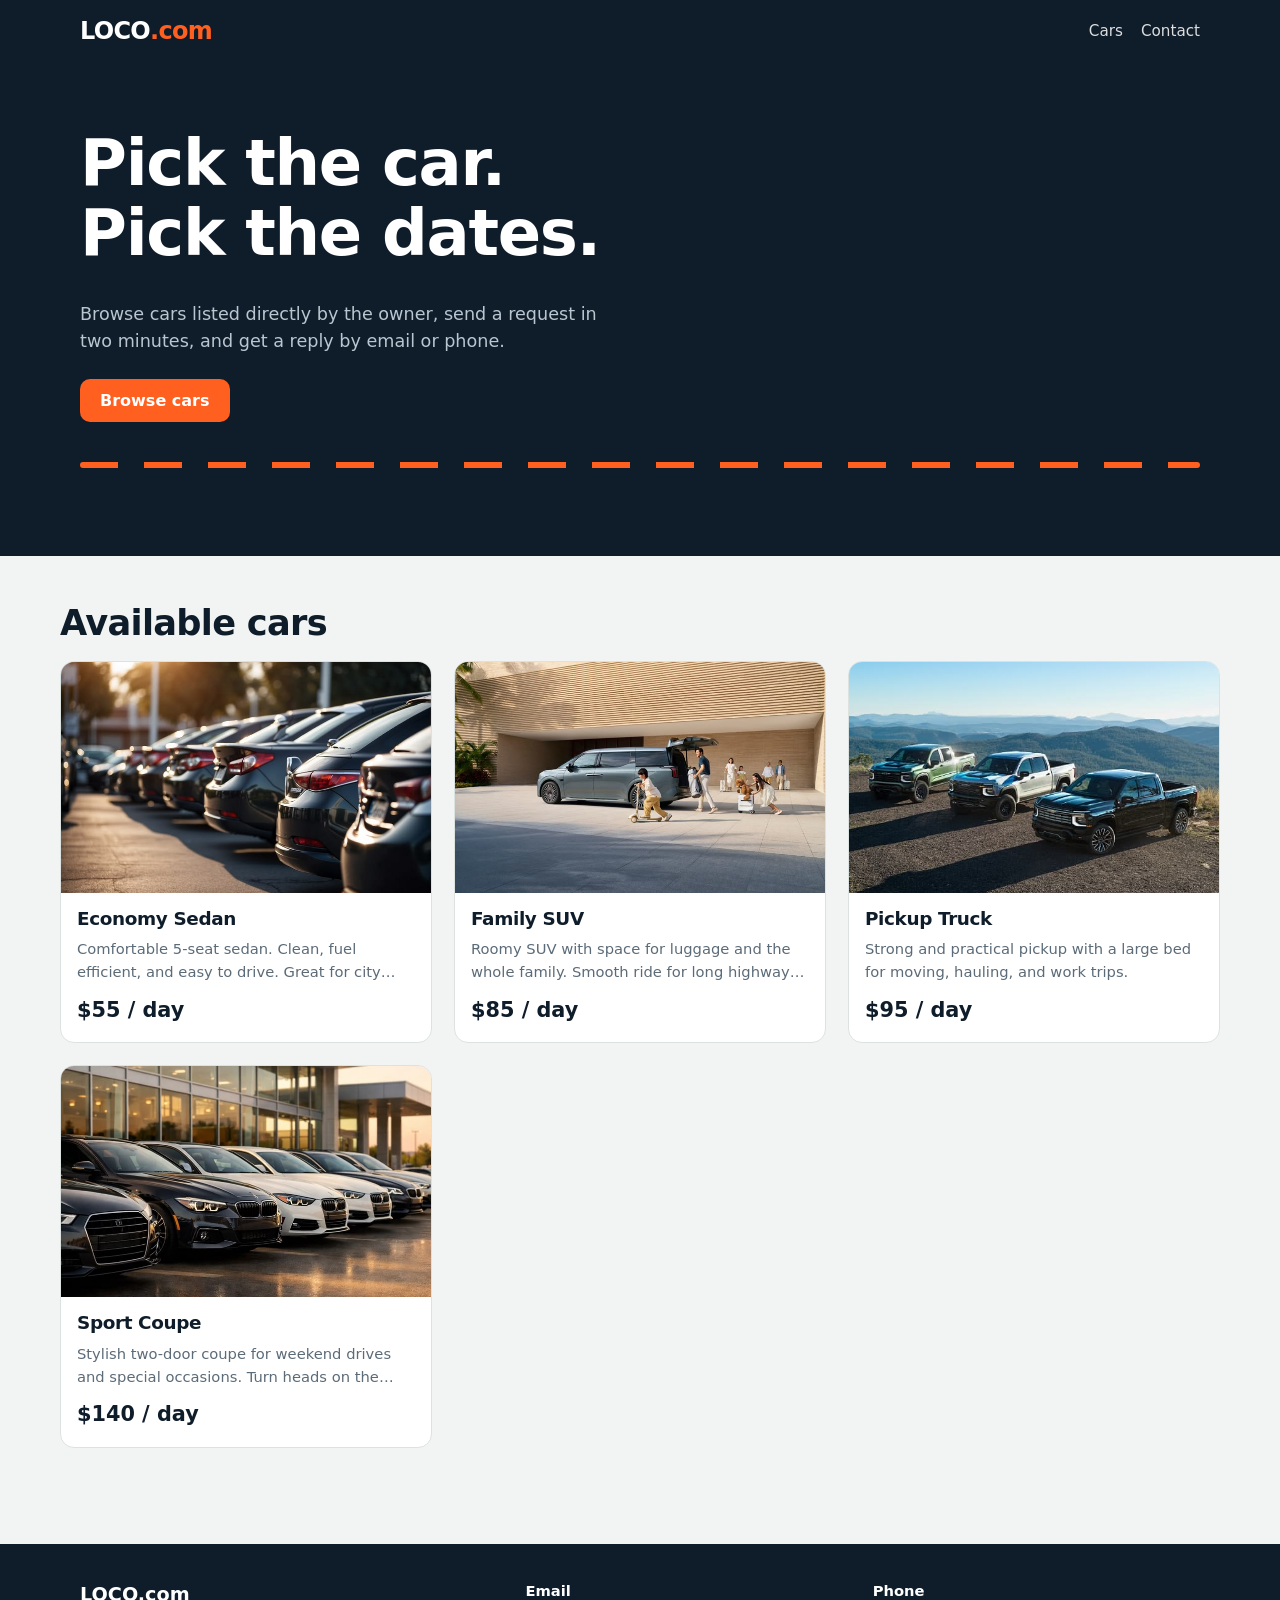
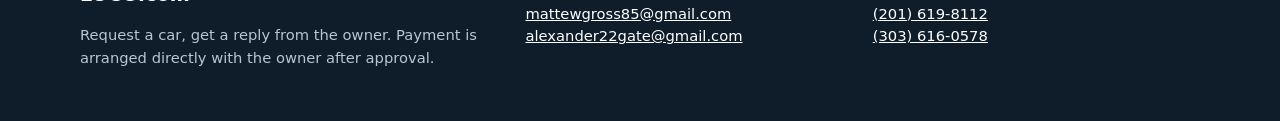
<file: index.html>
<!doctype html><html lang="en"><head><meta charset="utf-8"><meta name="viewport" content="width=device-width,initial-scale=1"><link rel="stylesheet" href="style.css"><title>LOCO.com | Rent a car from the owner</title><meta name="description" content="Browse cars, pick your dates, and send a rental request to LOCO.com."></head><body>
<header class="site-h" id="site-header"></header>
<main>
<section class="hero"><div class="wrap"><h1>Pick the car.<br>Pick the dates.</h1><p>Browse cars listed directly by the owner, send a request in two minutes, and get a reply by email or phone.</p><a class="btn" href="#cars">Browse cars</a><div class="road" aria-hidden="true"></div></div></section>
<section class="pad wrap" id="cars"><h2>Available cars</h2><div class="grid" id="car-grid"></div></section>
</main>
<footer class="site-f" id="site-footer"></footer>
<script src="cars.js"></script><script src="app.js"></script></body></html>
</file>
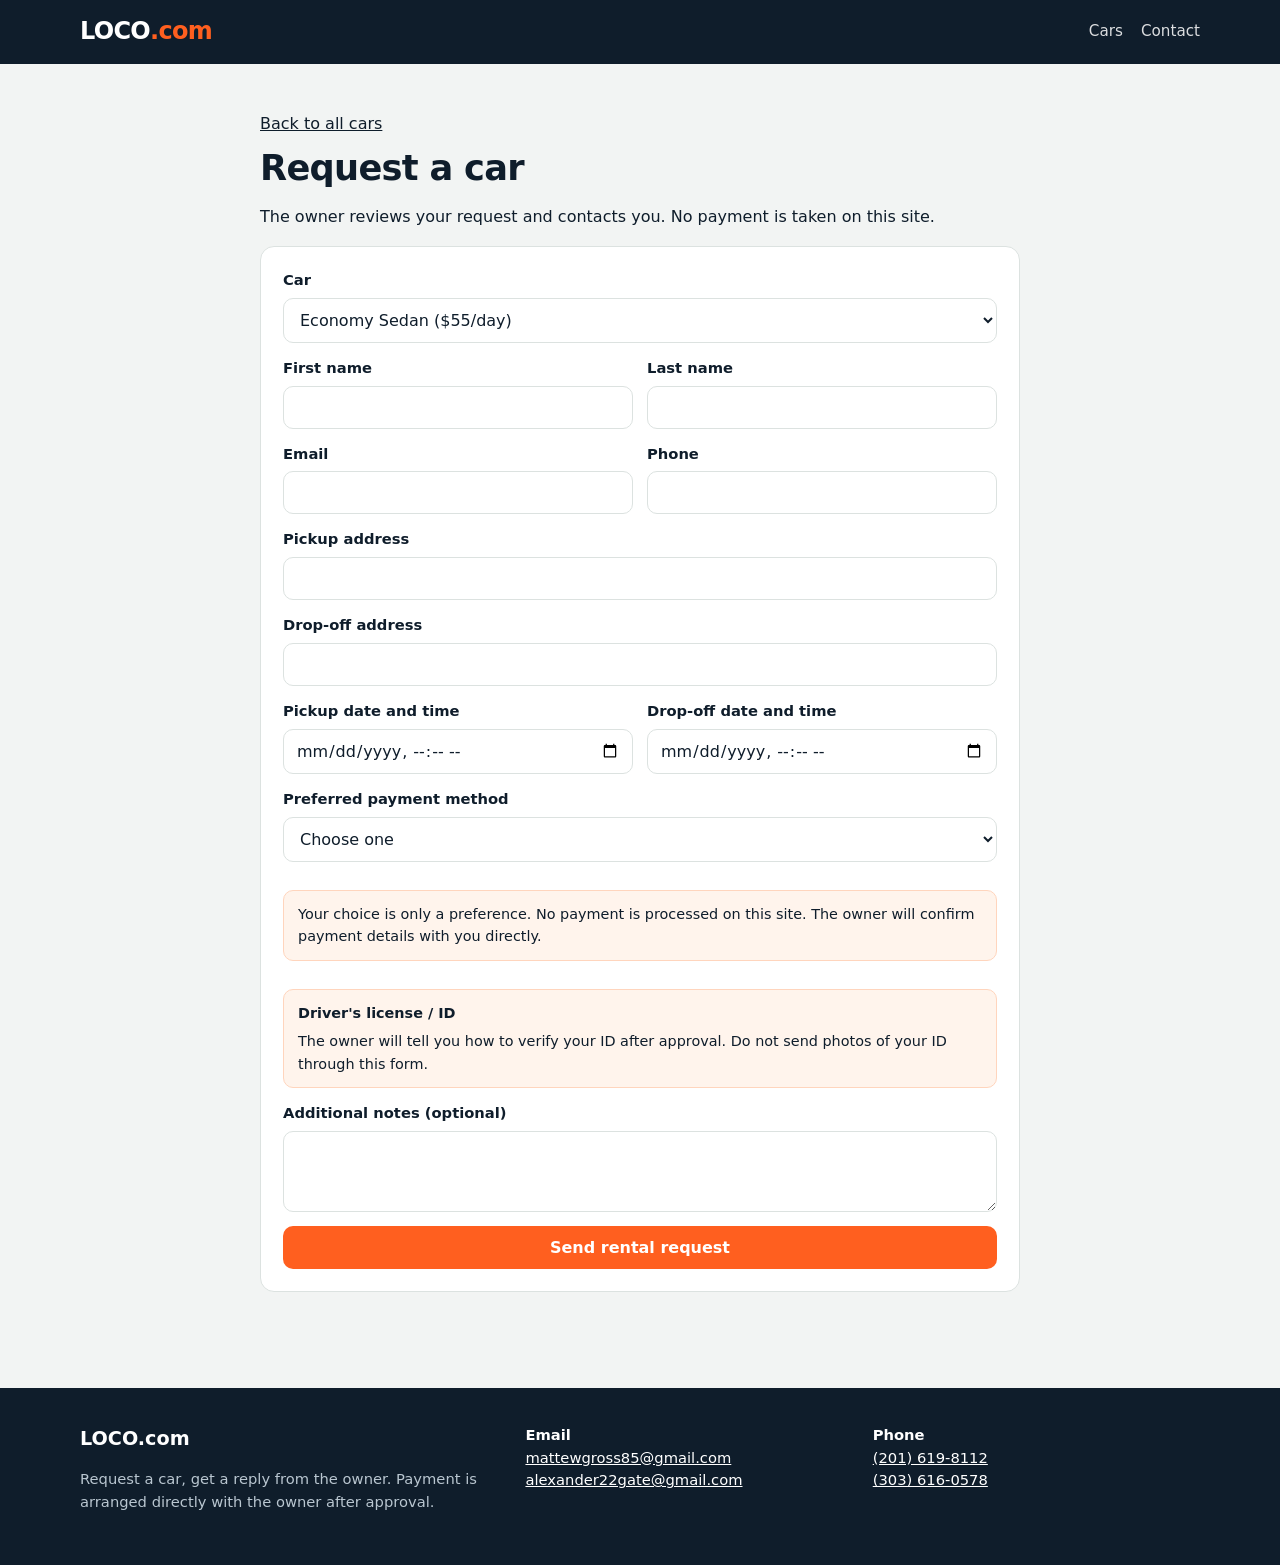
<file: booking.html>
<!doctype html><html lang="en"><head><meta charset="utf-8"><meta name="viewport" content="width=device-width,initial-scale=1"><link rel="stylesheet" href="style.css"><title>Request a car | LOCO.com</title></head><body>
<header class="site-h" id="site-header"></header>
<main><section class="pad wrap" style="max-width:760px">
<a href="index.html#cars">Back to all cars</a>
<h1 style="font-size:2.2rem;margin-top:12px">Request a car</h1>
<p>The owner reviews your request and contacts you. No payment is taken on this site.</p>
<div class="panel">
<form class="form" id="booking-form" name="rental-request">
  <p hidden><label>Do not fill this out: <input name="_gotcha" tabindex="-1" autocomplete="off"></label></p>
  <div class="err" id="form-error" role="alert" style="display:none"></div>
  <label>Car<select id="car-select" name="car_id" required></select></label>
  <input type="hidden" name="car_name" id="car-name">
  <div class="row"><label>First name<input name="first_name" required maxlength="60" autocomplete="given-name"></label><label>Last name<input name="last_name" required maxlength="60" autocomplete="family-name"></label></div>
  <div class="row"><label>Email<input name="email" type="email" required maxlength="120" autocomplete="email"></label><label>Phone<input name="phone" type="tel" required maxlength="30" autocomplete="tel"></label></div>
  <label>Pickup address<input name="pickup_address" required maxlength="200"></label>
  <label>Drop-off address<input name="dropoff_address" required maxlength="200"></label>
  <div class="row"><label>Pickup date and time<input name="pickup_time" type="datetime-local" required></label><label>Drop-off date and time<input name="dropoff_time" type="datetime-local" required></label></div>
  <label>Preferred payment method<select name="payment_method" required><option value="" disabled selected>Choose one</option><option>PayPal</option><option>Cash App</option><option>Zelle</option><option>Chime</option></select></label>
  <p class="note">Your choice is only a preference. No payment is processed on this site. The owner will confirm payment details with you directly.</p>
  <div class="note"><strong>Driver's license / ID</strong><p style="margin:6px 0 0">The owner will tell you how to verify your ID after approval. Do not send photos of your ID through this form.</p></div>
  <label>Additional notes (optional)<textarea name="notes" rows="3" maxlength="1000"></textarea></label>
  <button class="btn" type="submit" id="send-btn">Send rental request</button>
</form></div>
</section></main>
<footer class="site-f" id="site-footer"></footer>
<script src="cars.js"></script><script src="app.js"></script></body></html>
</file>
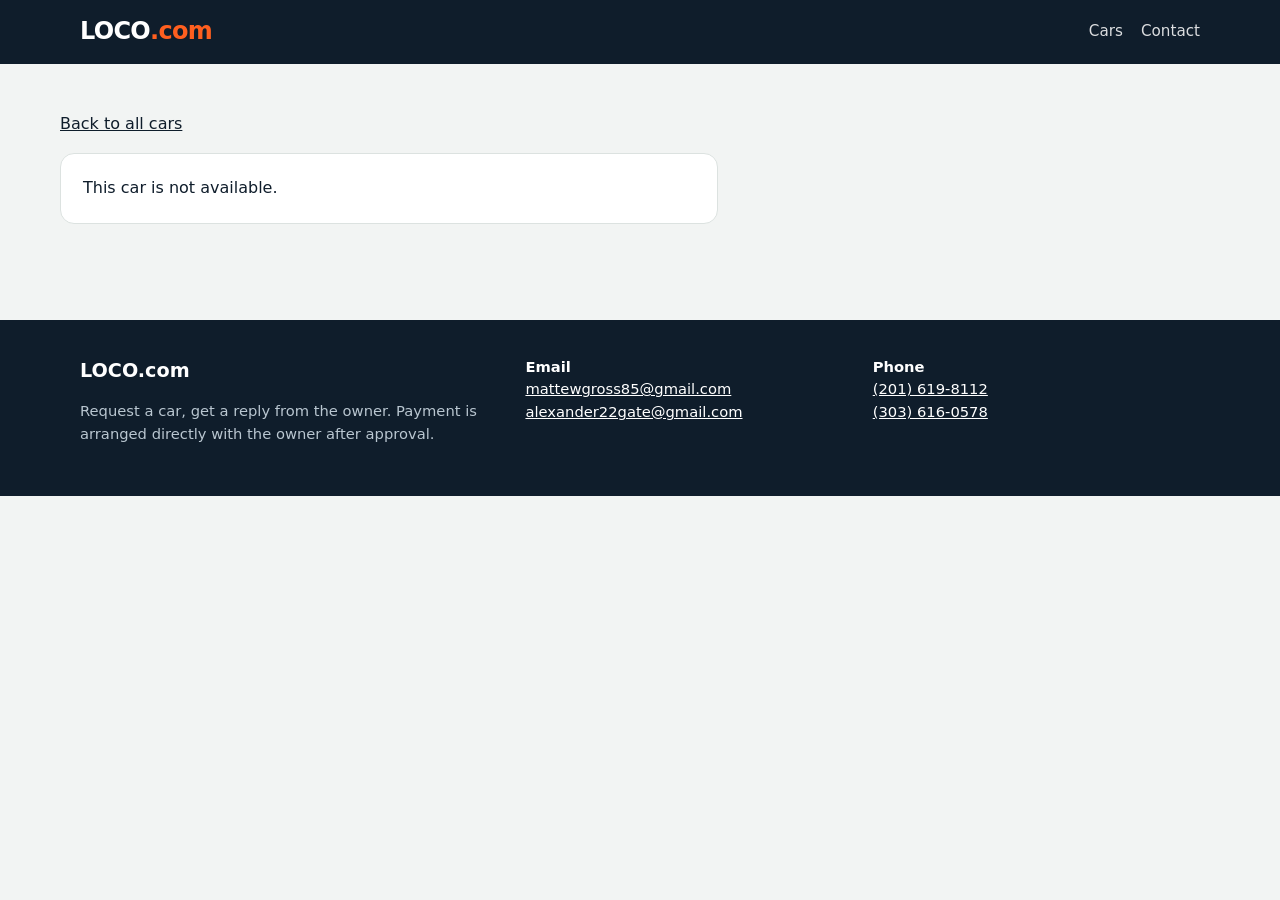
<file: car.html>
<!doctype html><html lang="en"><head><meta charset="utf-8"><meta name="viewport" content="width=device-width,initial-scale=1"><link rel="stylesheet" href="style.css"><title>Car | LOCO.com</title></head><body>
<header class="site-h" id="site-header"></header>
<main><section class="pad wrap"><a href="index.html#cars">Back to all cars</a><div class="detail" id="car-detail" style="margin-top:16px"></div></section></main>
<footer class="site-f" id="site-footer"></footer>
<script src="cars.js"></script><script src="app.js"></script></body></html>
</file>
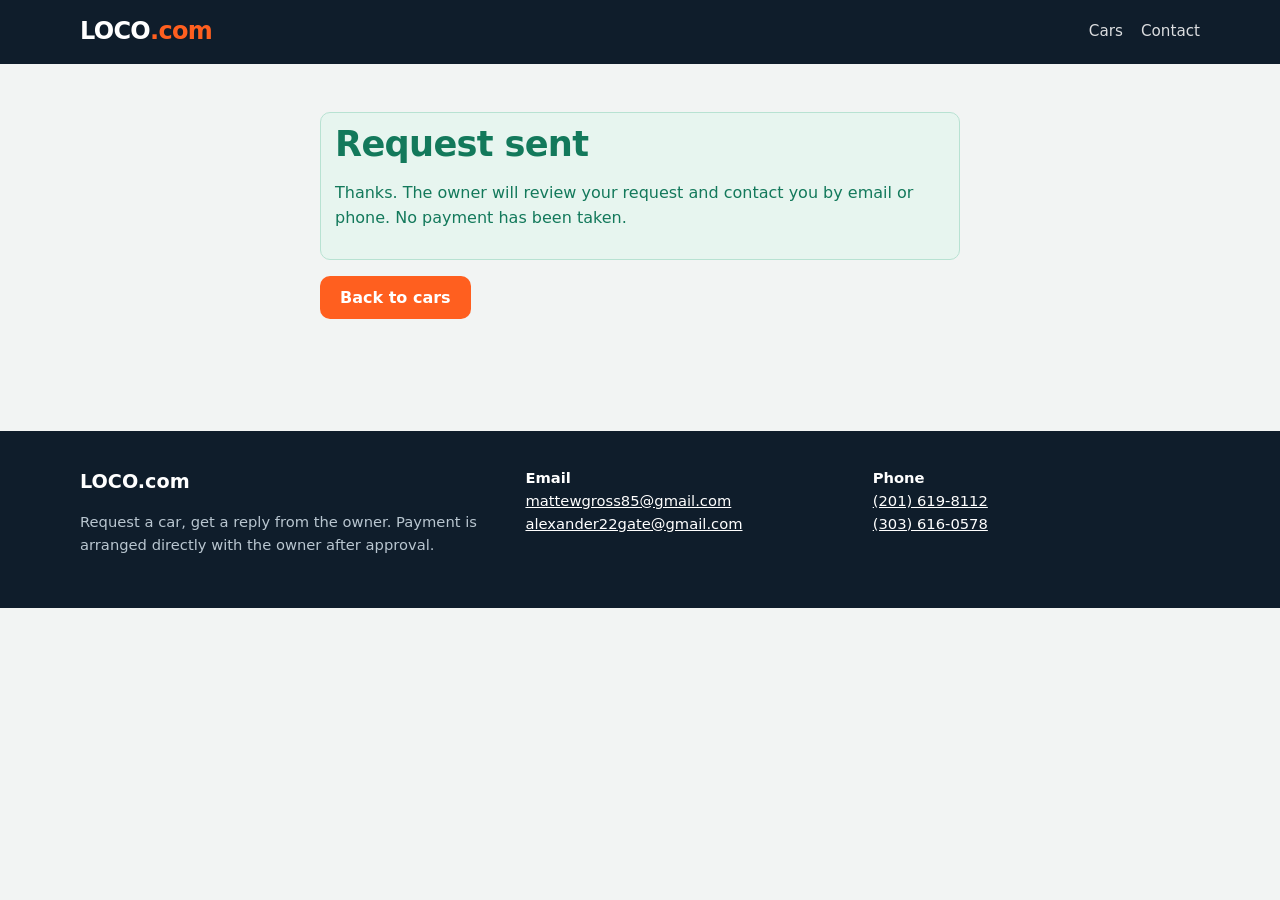
<file: thanks.html>
<!doctype html><html lang="en"><head><meta charset="utf-8"><meta name="viewport" content="width=device-width,initial-scale=1"><link rel="stylesheet" href="style.css"><title>Request sent | LOCO.com</title></head><body>
<header class="site-h" id="site-header"></header>
<main><section class="pad wrap" style="max-width:640px"><div class="okbox"><h2>Request sent</h2><p>Thanks. The owner will review your request and contact you by email or phone. No payment has been taken.</p></div><p><a class="btn" href="index.html">Back to cars</a></p></section></main>
<footer class="site-f" id="site-footer"></footer>
<script src="cars.js"></script><script src="app.js"></script></body></html>
</file>
<file: style.css>
:root{--bg:#F2F4F3;--ink:#0F1D2B;--mute:#5B6B78;--line:#DCE2E0;--card:#fff;--signal:#FF5F1F;--signal-d:#D94A10;--deep:#0F1D2B;--ok:#13795B;--warn:#B7791F;--bad:#C0392B;--r:14px}
*{box-sizing:border-box}html{-webkit-text-size-adjust:100%}
body{margin:0;background:var(--bg);color:var(--ink);font-family:system-ui,-apple-system,'Segoe UI',Roboto,sans-serif;line-height:1.55}
h1,h2,h3{font-family:'Arial Black',system-ui,-apple-system,'Segoe UI',sans-serif;line-height:1.1;margin:0 0 .5em;letter-spacing:-.02em}
h1{font-size:clamp(2.2rem,6vw,4rem)}h2{font-size:clamp(1.5rem,3.5vw,2.2rem)}h3{font-size:1.15rem}
a{color:inherit}img{max-width:100%;display:block}
.wrap{max-width:1160px;margin:0 auto;padding:0 20px}
.site-h{background:var(--deep);color:#fff;position:sticky;top:0;z-index:20}
.site-h .wrap{display:flex;align-items:center;justify-content:space-between;height:64px}
.logo{font-family:'Arial Black',system-ui,sans-serif;font-weight:900;font-size:1.5rem;text-decoration:none;letter-spacing:-.03em}
.logo b{color:var(--signal)}
nav{display:flex;gap:18px;align-items:center;font-size:.95rem}nav a{text-decoration:none;opacity:.85}nav a:hover{opacity:1}
.btn{display:inline-block;border:0;background:var(--signal);color:#fff;padding:12px 20px;border-radius:10px;font:600 1rem system-ui,sans-serif,sans-serif;cursor:pointer;text-decoration:none;text-align:center}
.btn:hover{background:var(--signal-d)}.btn:focus-visible,input:focus-visible,select:focus-visible,textarea:focus-visible,a:focus-visible{outline:3px solid #7FB8FF;outline-offset:2px}
.btn.alt{background:transparent;color:var(--ink);border:1.5px solid var(--ink)}.btn.alt:hover{background:var(--ink);color:#fff}
.btn.bad{background:var(--bad)}.btn.ok{background:var(--ok)}.btn.sm{padding:8px 14px;font-size:.88rem}
.hero{background:var(--deep);color:#fff;padding:64px 0 88px}
.hero p{max-width:540px;color:#B9C6D0;font-size:1.1rem;margin:0 0 24px}
.hero .road{height:6px;margin-top:40px;border-radius:3px;background:repeating-linear-gradient(90deg,var(--signal) 0 38px,transparent 38px 64px)}
.grid{display:grid;grid-template-columns:repeat(auto-fill,minmax(290px,1fr));gap:22px}
.card{background:var(--card);border:1px solid var(--line);border-radius:var(--r);overflow:hidden;text-decoration:none;display:block}
.card .ph{aspect-ratio:16/10;background:#DDE3E1;object-fit:cover;width:100%}
.card .bd{padding:16px}.card .bd p{color:var(--mute);margin:0 0 10px;font-size:.92rem;display:-webkit-box;-webkit-line-clamp:2;-webkit-box-orient:vertical;overflow:hidden}
.price{font-family:'Arial Black',system-ui,sans-serif;font-weight:900;font-size:1.3rem}.price small{font-weight:500;color:var(--mute);font-size:.85rem}
section.pad{padding:48px 0}
.detail{display:grid;gap:32px;grid-template-columns:1fr}@media(min-width:900px){.detail{grid-template-columns:1.4fr 1fr}}
.gal-main{width:100%;aspect-ratio:16/10;object-fit:cover;border-radius:var(--r);background:#DDE3E1}
.thumbs{display:flex;gap:8px;margin-top:8px;overflow-x:auto}.thumbs img{width:84px;height:60px;object-fit:cover;border-radius:8px;cursor:pointer;border:2px solid transparent;flex:none}.thumbs img.on{border-color:var(--signal)}
.panel{background:var(--card);border:1px solid var(--line);border-radius:var(--r);padding:22px}
.form{display:grid;gap:14px}.row{display:grid;gap:14px;grid-template-columns:1fr}@media(min-width:640px){.row{grid-template-columns:1fr 1fr}}
label{display:grid;gap:6px;font-weight:600;font-size:.92rem}
input,select,textarea{font:400 1rem system-ui,sans-serif,sans-serif;padding:11px 12px;border:1.5px solid var(--line);border-radius:10px;background:#fff;color:var(--ink);width:100%}
.note{background:#FFF4EC;border:1px solid #FFD5BD;border-radius:10px;padding:12px 14px;font-size:.9rem}
.err{background:#FDECEA;border:1px solid #F5C2BC;color:var(--bad);border-radius:10px;padding:12px 14px}
.okbox{background:#E7F5EF;border:1px solid #B8E2D2;color:var(--ok);border-radius:10px;padding:12px 14px}
.badge{display:inline-block;padding:3px 10px;border-radius:99px;font-size:.8rem;font-weight:700;background:#E9EDEB}
.badge.pending{background:#FCF1DA;color:var(--warn)}.badge.approved{background:#E1F3EC;color:var(--ok)}.badge.rejected,.badge.cancelled{background:#FBE6E3;color:var(--bad)}.badge.hidden{background:#E9EDEB;color:var(--mute)}
table{width:100%;border-collapse:collapse;font-size:.92rem}th,td{text-align:left;padding:10px 8px;border-bottom:1px solid var(--line);vertical-align:middle}th{color:var(--mute);font-weight:600}
.scroll{overflow-x:auto}.actions{display:flex;gap:8px;flex-wrap:wrap}
.adm-bar{background:#fff;border-bottom:1px solid var(--line)}.adm-bar .wrap{display:flex;gap:18px;align-items:center;height:52px;overflow-x:auto;white-space:nowrap}
.imgs{display:grid;grid-template-columns:repeat(auto-fill,minmax(110px,1fr));gap:10px}.imgs div{position:relative}.imgs img{aspect-ratio:4/3;object-fit:cover;width:100%;border-radius:8px}
.imgs button{position:absolute;top:4px;right:4px;border:0;background:rgba(15,29,43,.85);color:#fff;border-radius:6px;cursor:pointer;padding:2px 8px}
.site-f{background:var(--deep);color:#B9C6D0;padding:36px 0;margin-top:48px;font-size:.92rem}.site-f a{color:#fff}.site-f .cols{display:grid;gap:20px;grid-template-columns:1fr}@media(min-width:700px){.site-f .cols{grid-template-columns:1.3fr 1fr 1fr}}
dl{display:grid;grid-template-columns:130px 1fr;gap:8px 12px;margin:0}dt{color:var(--mute)}dd{margin:0;word-break:break-word}
@media(prefers-reduced-motion:no-preference){.card{transition:box-shadow .15s}.card:hover{box-shadow:0 8px 24px rgba(15,29,43,.12)}}
</file>
